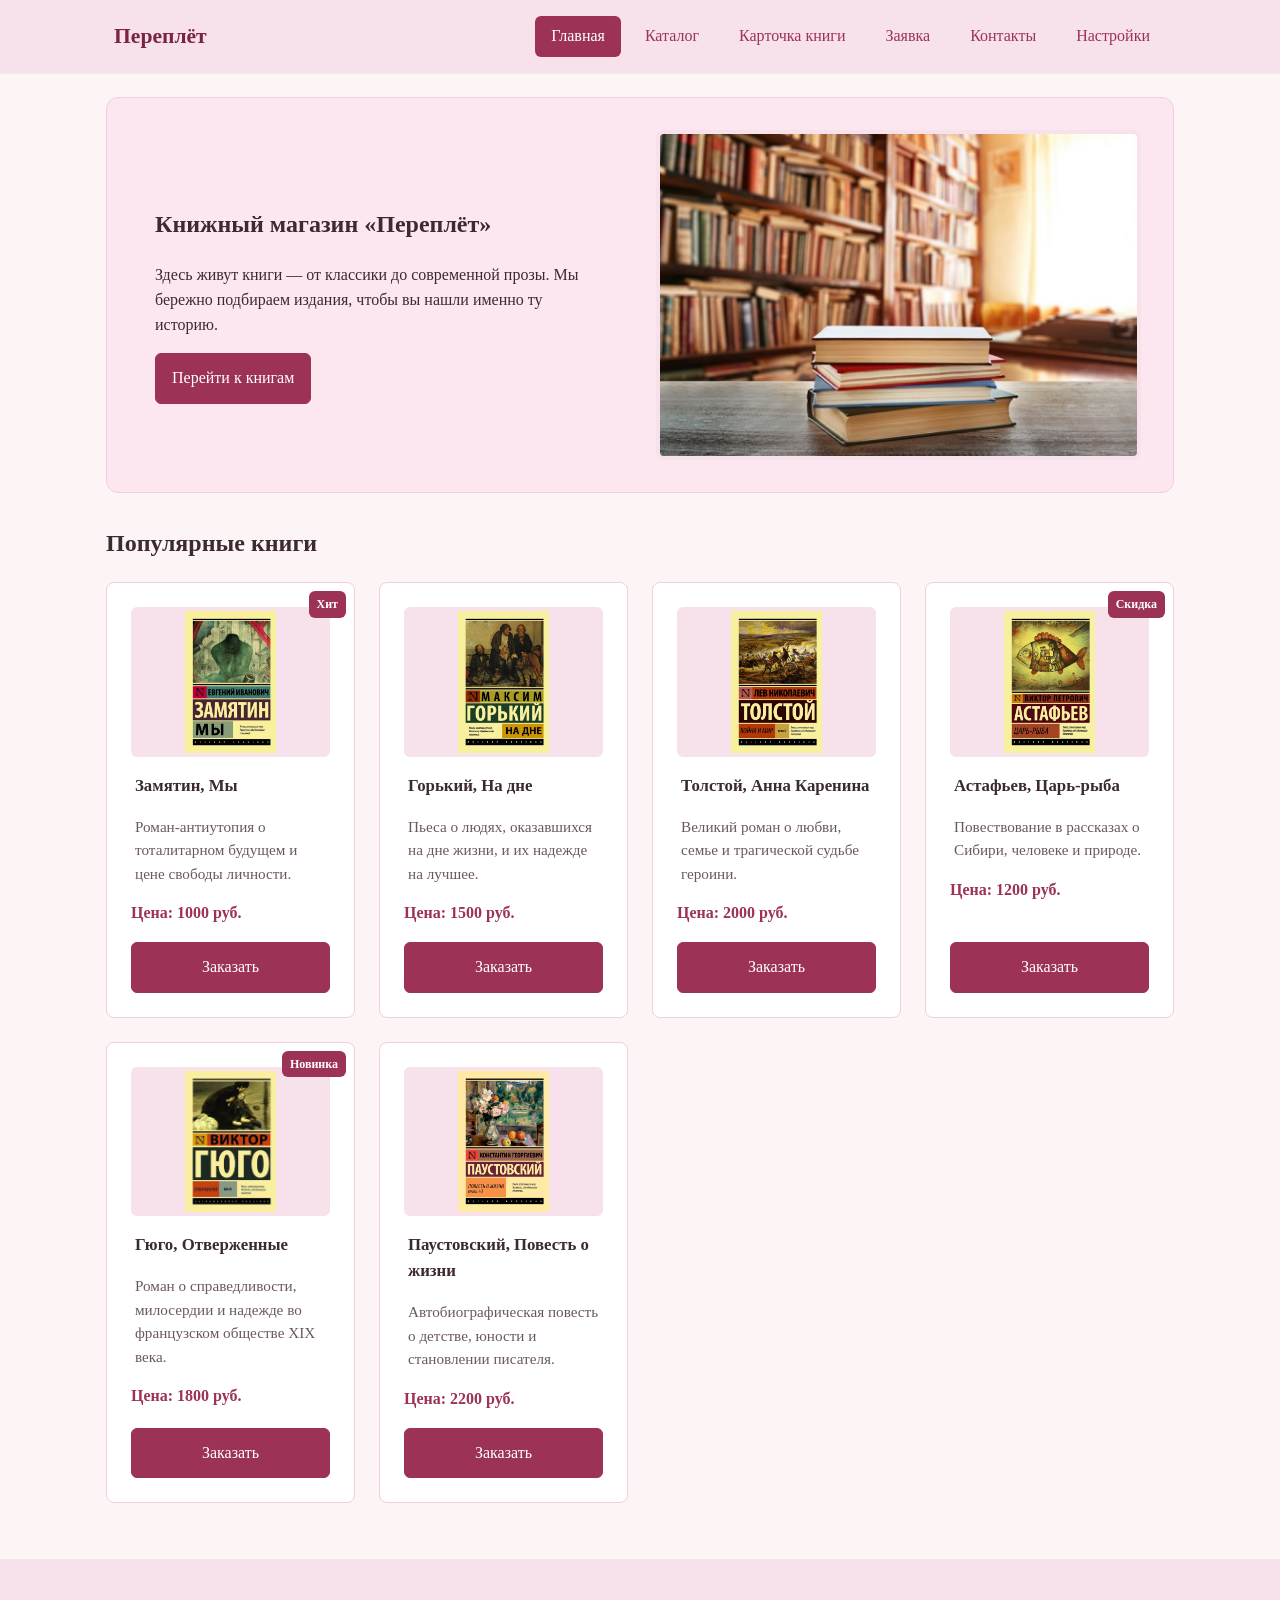
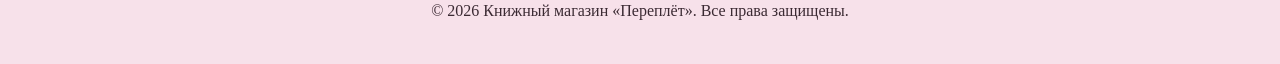
<file: index.html>
<!DOCTYPE html>
<html lang="ru">
<head>
  <meta charset="UTF-8">
  <meta name="viewport" content="width=device-width, initial-scale=1.0">
  <meta name="description" content="Книжный магазин «Переплёт» — классика и современная проза." data-i18n="meta.index.description">
  <title data-i18n="meta.index.title">Переплёт — книжный магазин</title>
  <link rel="stylesheet" href="css/style.css">
  <link rel="stylesheet" href="css/responsive.css">
  <link rel="stylesheet" href="css/themes.css">
  <script src="js/settings.js" defer></script>
  <script src="js/i18n.js" defer></script>
  <script src="js/main.js" defer></script>
</head>
<body>
  <a class="skip-link" href="#main" data-i18n="skipLink">Перейти к основному содержимому</a>

  <header class="site-header">
    <div class="site-header__inner">
      <a class="site-header__logo" href="index.html" data-i18n="logo">Переплёт</a>

      <input type="checkbox" id="nav-toggle" class="nav-toggle" aria-label="Открыть меню" data-i18n-aria-label="nav.menu.open">
      <label for="nav-toggle" class="nav-toggle-label" aria-hidden="true"><span></span></label>

      <nav class="site-nav" aria-label="Основная навигация" data-i18n-aria-label="nav.menu.label">
        <ul class="site-nav__list">
          <li><a class="site-nav__link site-nav__link--active" href="index.html" aria-current="page" data-i18n="nav.home">Главная</a></li>
          <li><a class="site-nav__link" href="catalog.html" data-i18n="nav.catalog">Каталог</a></li>
          <li><a class="site-nav__link" href="product.html" data-i18n="nav.product">Карточка книги</a></li>
          <li><a class="site-nav__link" href="order.html" data-i18n="nav.order">Заявка</a></li>
          <li><a class="site-nav__link" href="contacts.html" data-i18n="nav.contacts">Контакты</a></li>
          <li><a class="site-nav__link" href="settings.html" data-i18n="nav.settings">Настройки</a></li>
        </ul>
      </nav>
    </div>
  </header>

  <main id="main">
    <section class="hero">
      <div class="hero__content">
        <h1 data-i18n="index.hero.title">Книжный магазин «Переплёт»</h1>
        <p data-i18n="index.hero.text">Здесь живут книги — от классики до современной прозы. Мы бережно подбираем издания, чтобы вы нашли именно ту историю.</p>
        <a class="button button--primary" href="#popular" data-i18n="index.hero.button">Перейти к книгам</a>
      </div>
      <div class="hero__image-wrapper">
        <picture>
          <source media="(min-width: 900px)" srcset="images/imag_1.jpg">
          <img src="images/imag_1.jpg" alt="Стопка книг в интерьере магазина" class="hero__image" width="600" height="400" data-i18n-alt="index.hero.imageAlt">
        </picture>
      </div>
    </section>

    <section class="section" id="popular">
      <h2 data-i18n="index.popular.title">Популярные книги</h2>
      <div class="products-grid">

        <article class="product-card product-card--featured">
          <span class="product-card__badge" data-i18n="book.zamyatin.badge">Хит</span>
          <img class="product-card__image"
               src="images/im_1.jpg"
               alt="Обложка книги «Мы» Евгения Замятина"
               width="400" height="300" loading="lazy"
               data-i18n-alt="book.zamyatin.alt">
          <h3 class="product-card__title" data-i18n="book.zamyatin.title">Замятин, Мы</h3>
          <p class="product-card__description" data-i18n="book.zamyatin.desc">Роман-антиутопия о тоталитарном будущем и цене свободы личности.</p>
          <p class="product-card__price" data-i18n="book.zamyatin.price">Цена: 1000 руб.</p>
          <button class="button button--primary product-card__button" type="button" data-product="Замятин, Мы" data-i18n="book.order">Заказать</button>
        </article>

        <article class="product-card">
          <img class="product-card__image" src="./images/im_2.jpg" alt="Обложка пьесы «На дне» Максима Горького" width="400" height="300" data-i18n-alt="book.gorky.alt">
          <h3 class="product-card__title" data-i18n="book.gorky.title">Горький, На дне</h3>
          <p class="product-card__description" data-i18n="book.gorky.desc">Пьеса о людях, оказавшихся на дне жизни, и их надежде на лучшее.</p>
          <p class="product-card__price" data-i18n="book.gorky.price">Цена: 1500 руб.</p>
          <button class="button button--primary product-card__button" type="button" data-product="Горький, На дне" data-i18n="book.order">Заказать</button>
        </article>

        <article class="product-card">
          <img class="product-card__image" src="./images/im_3.jpg" alt="Обложка романа «Анна Каренина» Льва Толстого" width="400" height="300" data-i18n-alt="book.tolstoy.alt">
          <h3 class="product-card__title" data-i18n="book.tolstoy.title">Толстой, Анна Каренина</h3>
          <p class="product-card__description" data-i18n="book.tolstoy.desc">Великий роман о любви, семье и трагической судьбе героини.</p>
          <p class="product-card__price" data-i18n="book.tolstoy.price">Цена: 2000 руб.</p>
          <button class="button button--primary product-card__button" type="button" data-product="Толстой, Анна Каренина" data-i18n="book.order">Заказать</button>
        </article>

        <article class="product-card product-card--discount">
          <span class="product-card__badge" data-i18n="book.astafiev.badge">Скидка</span>
          <img class="product-card__image" src="./images/im_4.jpg" alt="Обложка книги «Царь-рыба» Виктора Астафьева" width="400" height="300" data-i18n-alt="book.astafiev.alt">
          <h3 class="product-card__title" data-i18n="book.astafiev.title">Астафьев, Царь-рыба</h3>
          <p class="product-card__description" data-i18n="book.astafiev.desc">Повествование в рассказах о Сибири, человеке и природе.</p>
          <p class="product-card__price" data-i18n="book.astafiev.price">Цена: 1200 руб.</p>
          <button class="button button--primary product-card__button" type="button" data-product="Астафьев, Царь-рыба" data-i18n="book.order">Заказать</button>
        </article>

        <article class="product-card product-card--new">
          <span class="product-card__badge" data-i18n="book.hugo.badge">Новинка</span>
          <img class="product-card__image" src="./images/im_5.jpg" alt="Обложка романа «Отверженные» Виктора Гюго" width="400" height="300" data-i18n-alt="book.hugo.alt">
          <h3 class="product-card__title" data-i18n="book.hugo.title">Гюго, Отверженные</h3>
          <p class="product-card__description" data-i18n="book.hugo.desc">Роман о справедливости, милосердии и надежде во французском обществе XIX века.</p>
          <p class="product-card__price" data-i18n="book.hugo.price">Цена: 1800 руб.</p>
          <button class="button button--primary product-card__button" type="button" data-product="Гюго, Отверженные" data-i18n="book.order">Заказать</button>
        </article>

        <article class="product-card">
          <img class="product-card__image" src="./images/im_6.jpg" alt="Обложка книги «Повесть о жизни» Константина Паустовского" width="400" height="300" data-i18n-alt="book.paustovsky.alt">
          <h3 class="product-card__title" data-i18n="book.paustovsky.title">Паустовский, Повесть о жизни</h3>
          <p class="product-card__description" data-i18n="book.paustovsky.desc">Автобиографическая повесть о детстве, юности и становлении писателя.</p>
          <p class="product-card__price" data-i18n="book.paustovsky.price">Цена: 2200 руб.</p>
          <button class="button button--primary product-card__button" type="button" data-product="Паустовский, Повесть о жизни" data-i18n="book.order">Заказать</button>
        </article>

      </div>
    </section>

    <p class="success-message" id="success-message" hidden role="alert" data-i18n="dialog.order.success">
      Заявка успешно отправлена! Мы свяжемся с вами.
    </p>
  </main>

  <footer class="site-footer">
    <p data-i18n="footer.copy">&copy; 2026 Книжный магазин «Переплёт». Все права защищены.</p>
  </footer>

  <button class="to-top" id="to-top" type="button" aria-label="Наверх" data-i18n-aria-label="toTop">↑</button>

  <dialog class="order-dialog" id="order-dialog" aria-labelledby="order-dialog-title">
    <h2 class="order-dialog__title" id="order-dialog-title" data-i18n="dialog.order.title">Оформление заявки</h2>
    <form class="order-form" id="order-form" action="#" method="post" novalidate>
      <input id="selected-product" name="selected-product" type="hidden">
      <div class="order-form__field">
        <label class="order-form__label" for="order-name" data-i18n="dialog.order.name">Имя</label>
        <input class="order-form__input" id="order-name" name="name" type="text" placeholder="Введите ваше имя" minlength="2" autocomplete="given-name" required data-i18n-placeholder="dialog.order.namePlaceholder">
      </div>
      <div class="order-form__field">
        <label class="order-form__label" for="order-email" data-i18n="dialog.order.email">E-mail</label>
        <input class="order-form__input" id="order-email" name="email" type="email" placeholder="example@mail.ru" autocomplete="email" required>
      </div>
      <div class="order-form__actions">
        <button class="button button--secondary" type="button" id="close-order-dialog" aria-label="Закрыть окно заявки" data-i18n-aria-label="dialog.order.closeAria" data-i18n="dialog.order.close">Закрыть</button>
        <button class="button button--primary" type="submit" data-i18n="dialog.order.submit">Отправить заявку</button>
      </div>
    </form>
  </dialog>

</body>
</html>
</file>
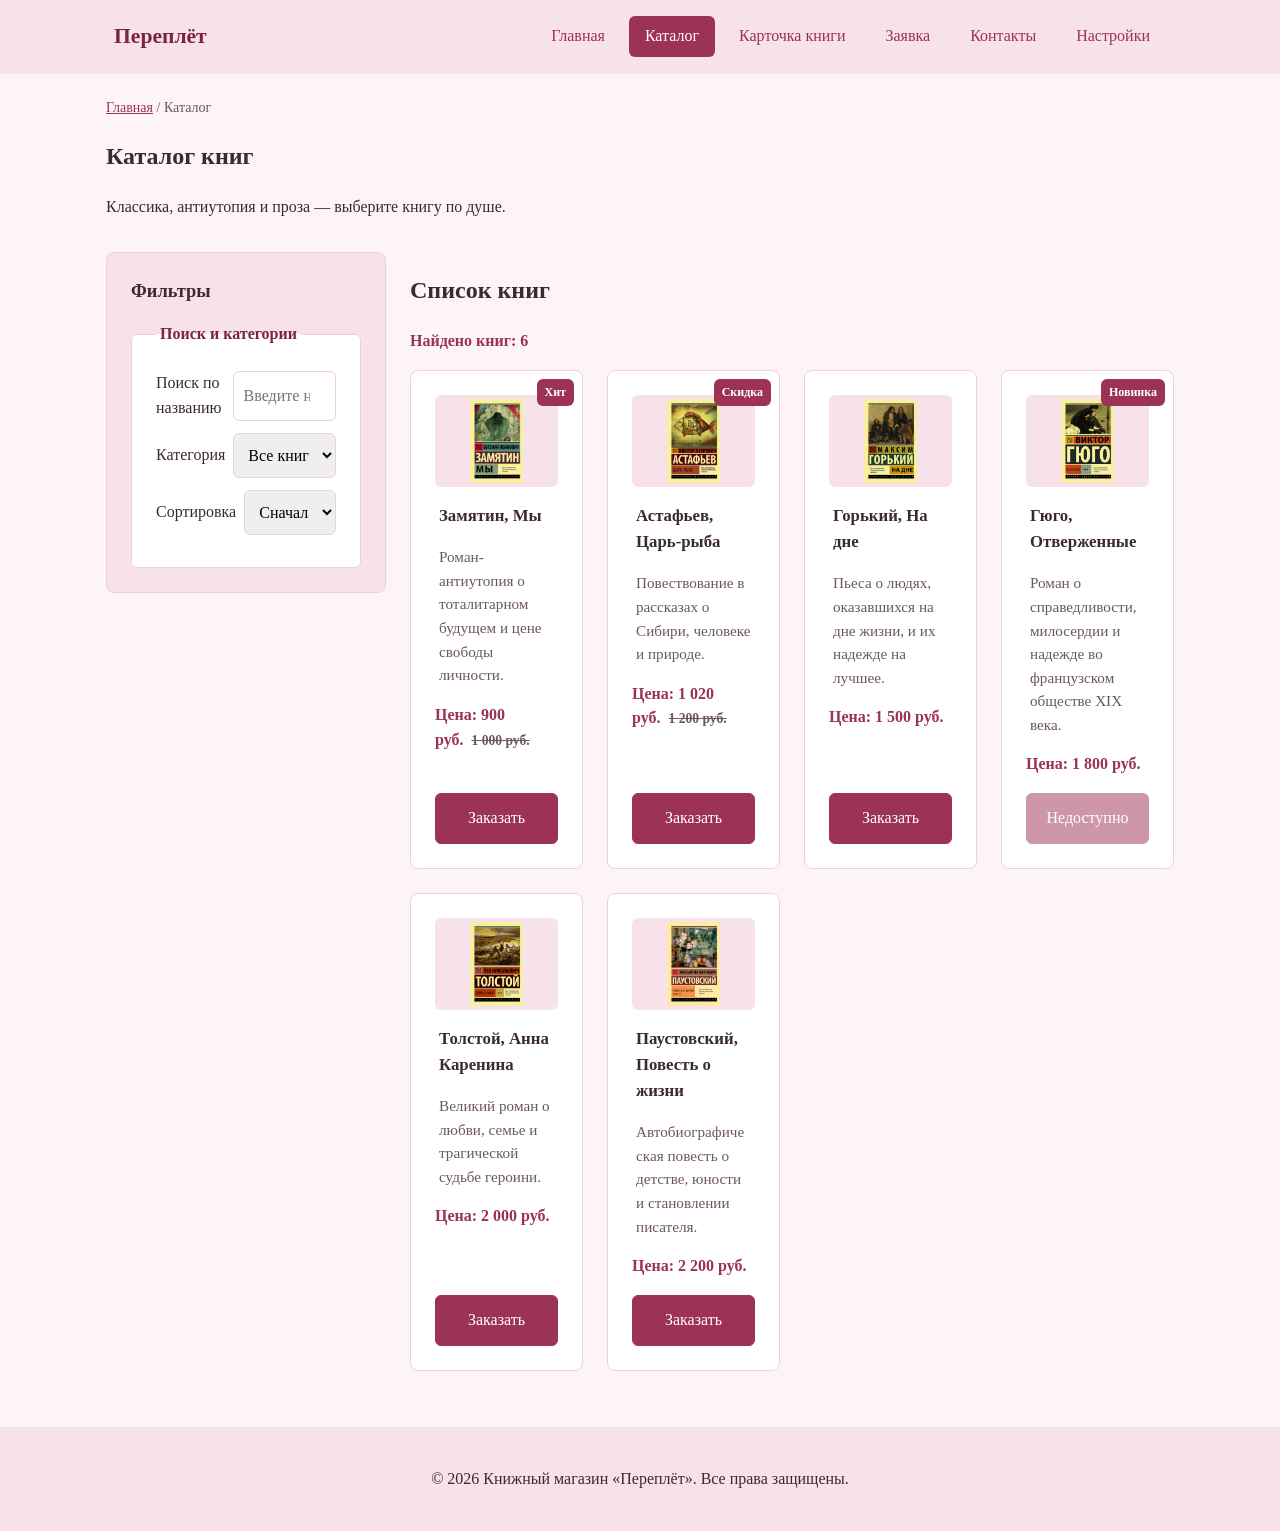
<file: catalog.html>
<!DOCTYPE html>
<html lang="ru">
<head>
  <meta charset="UTF-8">
  <meta name="viewport" content="width=device-width, initial-scale=1.0">
  <meta name="description" content="Каталог книг интернет-магазина «Переплёт»." data-i18n="meta.catalog.description">
  <title data-i18n="meta.catalog.title">Каталог книг — Переплёт</title>
  <link rel="stylesheet" href="css/style.css">
  <link rel="stylesheet" href="css/responsive.css">
  <link rel="stylesheet" href="css/themes.css">
  <script src="js/settings.js" defer></script>
  <script src="js/i18n.js" defer></script>
  <script src="js/data.js" defer></script>
  <script src="js/catalog.js" defer></script>
  <script src="js/main.js" defer></script>
</head>
<body>
  <a class="skip-link" href="#main" data-i18n="skipLink">Перейти к основному содержимому</a>

  <header class="site-header">
    <div class="site-header__inner">
      <a class="site-header__logo" href="index.html" data-i18n="logo">Переплёт</a>

      <input type="checkbox" id="nav-toggle" class="nav-toggle" aria-label="Открыть меню" data-i18n-aria-label="nav.menu.open">
      <label for="nav-toggle" class="nav-toggle-label" aria-hidden="true"><span></span></label>

      <nav class="site-nav" aria-label="Основная навигация" data-i18n-aria-label="nav.menu.label">
        <ul class="site-nav__list">
          <li><a class="site-nav__link" href="index.html" data-i18n="nav.home">Главная</a></li>
          <li><a class="site-nav__link site-nav__link--active" href="catalog.html" aria-current="page" data-i18n="nav.catalog">Каталог</a></li>
          <li><a class="site-nav__link" href="product.html" data-i18n="nav.product">Карточка книги</a></li>
          <li><a class="site-nav__link" href="order.html" data-i18n="nav.order">Заявка</a></li>
          <li><a class="site-nav__link" href="contacts.html" data-i18n="nav.contacts">Контакты</a></li>
          <li><a class="site-nav__link" href="settings.html" data-i18n="nav.settings">Настройки</a></li>
        </ul>
      </nav>
    </div>
  </header>

  <main id="main">
    <nav class="breadcrumbs" aria-label="Хлебные крошки" data-i18n-aria-label="breadcrumbs.label">
      <a class="breadcrumbs__link" href="index.html" data-i18n="breadcrumbs.home">Главная</a>
      <span class="breadcrumbs__current" data-i18n="nav.catalog">Каталог</span>
    </nav>

    <section class="section">
      <h1 data-i18n="catalog.title">Каталог книг</h1>
      <p data-i18n="catalog.intro">Классика, антиутопия и проза — выберите книгу по душе.</p>
    </section>

    <section class="catalog-layout">
      <aside class="catalog-filters">
        <h2 data-i18n="catalog.filters.title">Фильтры</h2>
        <div class="filters-form">
          <fieldset>
            <legend data-i18n="catalog.filters.legend">Поиск и категории</legend>
            <div class="filters-form__label">
              <label for="catalog-search" data-i18n="catalog.filters.searchLabel">Поиск по названию</label>
              <input id="catalog-search" class="filters-form__input" type="search" placeholder="Введите название..." autocomplete="off" data-i18n-placeholder="catalog.filters.searchPlaceholder">
            </div>

            <div class="filters-form__label" style="margin-top: 12px;">
              <label for="category-filter" data-i18n="catalog.filters.categoryLabel">Категория</label>
              <select id="category-filter" class="filters-form__input">
                <option value="all" data-i18n="catalog.filters.categoryAll">Все книги</option>
                <option value="classic" data-i18n="catalog.filters.categoryClassic">Классика</option>
                <option value="prose" data-i18n="catalog.filters.categoryProse">Проза</option>
                <option value="foreign" data-i18n="catalog.filters.categoryForeign">Зарубежная</option>
              </select>
            </div>

            <div class="filters-form__label" style="margin-top: 12px;">
              <label for="sort-select" data-i18n="catalog.filters.sortLabel">Сортировка</label>
              <select id="sort-select" class="filters-form__input">
                <option value="asc" data-i18n="catalog.filters.sortAsc">Сначала дешевле</option>
                <option value="desc" data-i18n="catalog.filters.sortDesc">Сначала дороже</option>
              </select>
            </div>
          </fieldset>
        </div>
      </aside>

      <section class="catalog-products">
        <h2 data-i18n="catalog.products.title">Список книг</h2>
        <p class="catalog-count" aria-live="polite" style="font-weight: bold; color: var(--color-primary); margin-bottom: 16px;"></p>
        <p class="catalog-empty" hidden data-i18n="catalog.empty" style="color: var(--color-muted); padding: 20px; border: 1px dashed var(--color-border); border-radius: 8px; text-align: center;">По выбранным условиям книги не найдены.</p>

        <div class="products-grid" data-products-container></div>
      </section>
    </section>
  </main>

  <footer class="site-footer">
    <p data-i18n="footer.copy">&copy; 2026 Книжный магазин «Переплёт». Все права защищены.</p>
  </footer>
  <button class="to-top" id="to-top" type="button" aria-label="Наверх" data-i18n-aria-label="toTop">↑</button>
</body>
</html>
</file>
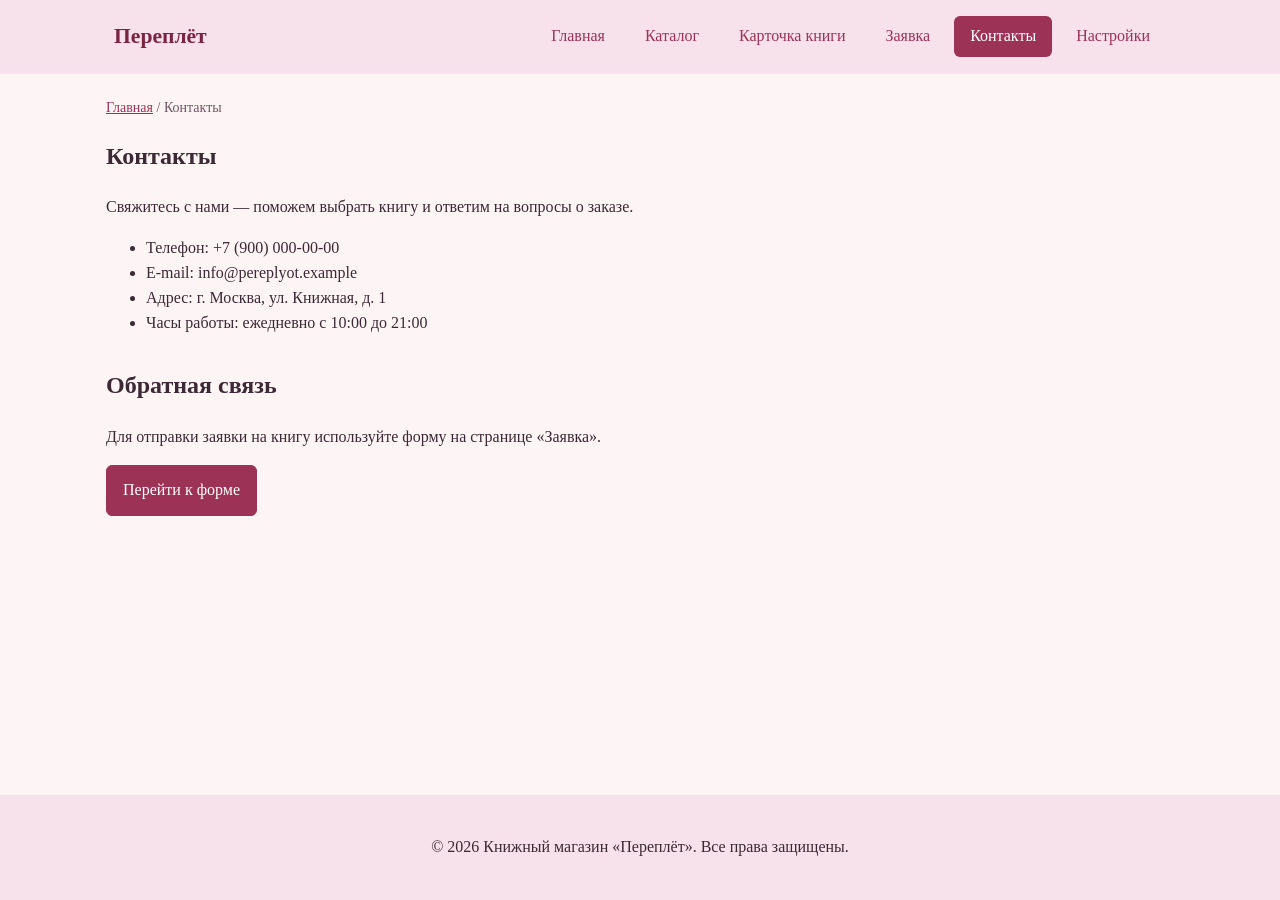
<file: contacts.html>
<!DOCTYPE html>
<html lang="ru">
<head>
  <meta charset="UTF-8">
  <meta name="viewport" content="width=device-width, initial-scale=1.0">
  <meta name="description" content="Контакты интернет-магазина «Переплёт»." data-i18n="meta.contacts.description">
  <title data-i18n="meta.contacts.title">Контакты — Переплёт</title>
  <link rel="stylesheet" href="css/style.css">
  <link rel="stylesheet" href="css/responsive.css">
  <link rel="stylesheet" href="css/themes.css">
  <script src="js/settings.js" defer></script>
  <script src="js/i18n.js" defer></script>
  <script src="js/main.js" defer></script>
</head>
<body>
  <a class="skip-link" href="#main" data-i18n="skipLink">Перейти к основному содержимому</a>

  <header class="site-header">
    <div class="site-header__inner">
      <a class="site-header__logo" href="index.html" data-i18n="logo">Переплёт</a>

      <input type="checkbox" id="nav-toggle" class="nav-toggle" aria-label="Открыть меню" data-i18n-aria-label="nav.menu.open">
      <label for="nav-toggle" class="nav-toggle-label" aria-hidden="true"><span></span></label>

      <nav class="site-nav" aria-label="Основная навигация" data-i18n-aria-label="nav.menu.label">
        <ul class="site-nav__list">
          <li><a class="site-nav__link" href="index.html" data-i18n="nav.home">Главная</a></li>
          <li><a class="site-nav__link" href="catalog.html" data-i18n="nav.catalog">Каталог</a></li>
          <li><a class="site-nav__link" href="product.html" data-i18n="nav.product">Карточка книги</a></li>
          <li><a class="site-nav__link" href="order.html" data-i18n="nav.order">Заявка</a></li>
          <li><a class="site-nav__link site-nav__link--active" href="contacts.html" aria-current="page" data-i18n="nav.contacts">Контакты</a></li>
          <li><a class="site-nav__link" href="settings.html" data-i18n="nav.settings">Настройки</a></li>
        </ul>
      </nav>
    </div>
  </header>

  <main id="main">
    <nav class="breadcrumbs" aria-label="Хлебные крошки" data-i18n-aria-label="breadcrumbs.label">
      <a class="breadcrumbs__link" href="index.html" data-i18n="breadcrumbs.home">Главная</a>
      <span class="breadcrumbs__current" data-i18n="nav.contacts">Контакты</span>
    </nav>

    <section class="section">
      <h1 data-i18n="contacts.title">Контакты</h1>
      <p data-i18n="contacts.intro">Свяжитесь с нами — поможем выбрать книгу и ответим на вопросы о заказе.</p>
      <ul>
        <li data-i18n="contacts.phone">Телефон: +7 (900) 000-00-00</li>
        <li data-i18n="contacts.email">E-mail: info@pereplyot.example</li>
        <li data-i18n="contacts.address">Адрес: г. Москва, ул. Книжная, д. 1</li>
        <li data-i18n="contacts.hours">Часы работы: ежедневно с 10:00 до 21:00</li>
      </ul>
    </section>

    <section class="section" id="feedback">
      <h2 data-i18n="contacts.feedback.title">Обратная связь</h2>
      <p data-i18n="contacts.feedback.text">Для отправки заявки на книгу используйте форму на странице «Заявка».</p>
      <a class="button button--primary" href="order.html" data-i18n="contacts.feedback.button">Перейти к форме</a>
    </section>
  </main>

  <footer class="site-footer">
    <p data-i18n="footer.copy">&copy; 2026 Книжный магазин «Переплёт». Все права защищены.</p>
  </footer>
  <button class="to-top" id="to-top" type="button" aria-label="Наверх" data-i18n-aria-label="toTop">↑</button>
</body>
</html>
</file>
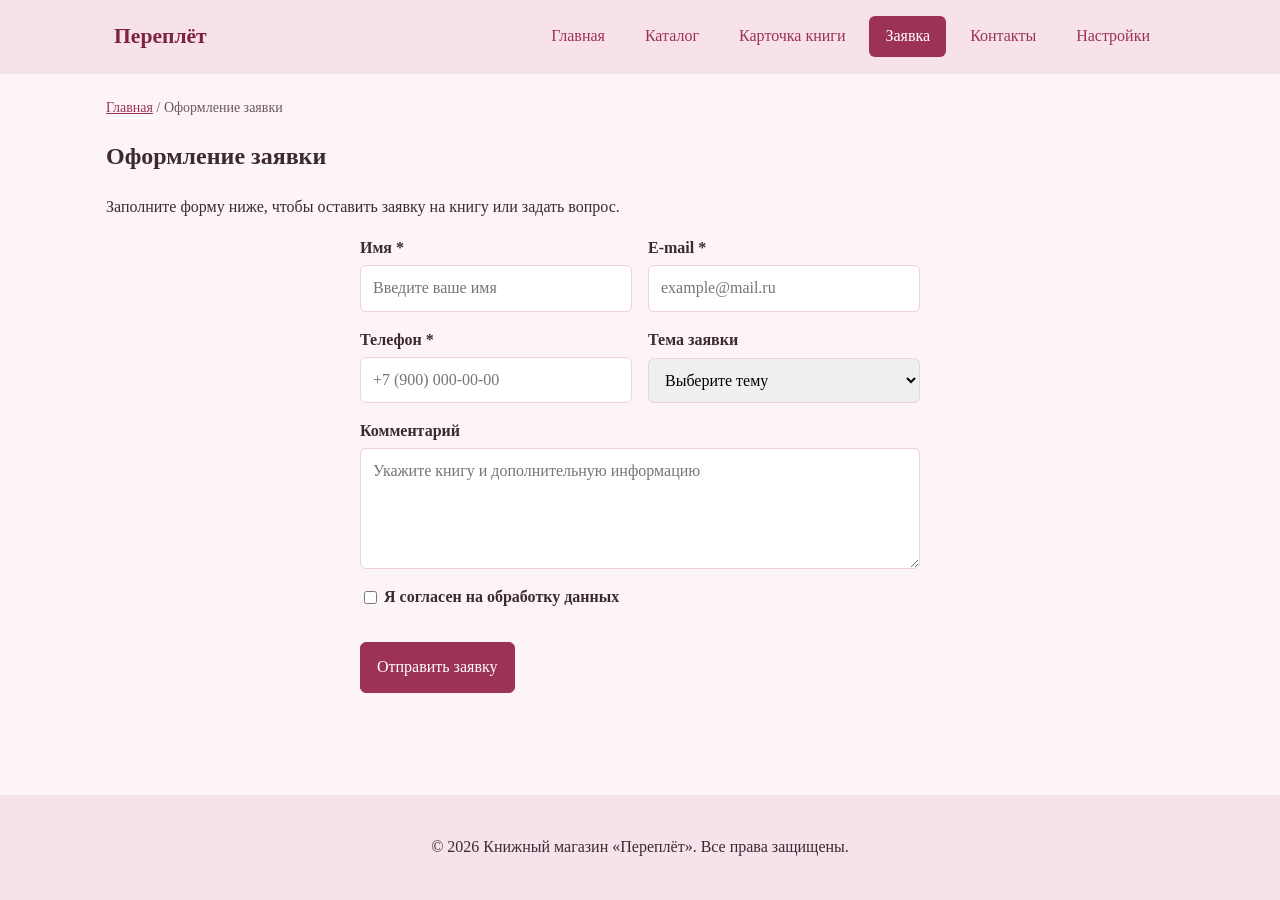
<file: order.html>
<!DOCTYPE html>
<html lang="ru">
<head>
  <meta charset="UTF-8">
  <meta name="viewport" content="width=device-width, initial-scale=1.0">
  <meta name="description" content="Оформление заявки на книгу в интернет-магазине «Переплёт»." data-i18n="meta.order.description">
  <title data-i18n="meta.order.title">Оформление заявки — Переплёт</title>
  <link rel="stylesheet" href="css/style.css">
  <link rel="stylesheet" href="css/responsive.css">
  <link rel="stylesheet" href="css/themes.css">
  <script src="js/settings.js" defer></script>
  <script src="js/i18n.js" defer></script>
  <script src="js/validation.js" defer></script>
  <script src="js/main.js" defer></script>
</head>
<body>
  <a class="skip-link" href="#main" data-i18n="skipLink">Перейти к основному содержимому</a>

  <header class="site-header">
    <div class="site-header__inner">
      <a class="site-header__logo" href="index.html" data-i18n="logo">Переплёт</a>

      <input type="checkbox" id="nav-toggle" class="nav-toggle" aria-label="Открыть меню" data-i18n-aria-label="nav.menu.open">
      <label for="nav-toggle" class="nav-toggle-label" aria-hidden="true"><span></span></label>

      <nav class="site-nav" aria-label="Основная навигация" data-i18n-aria-label="nav.menu.label">
        <ul class="site-nav__list">
          <li><a class="site-nav__link" href="index.html" data-i18n="nav.home">Главная</a></li>
          <li><a class="site-nav__link" href="catalog.html" data-i18n="nav.catalog">Каталог</a></li>
          <li><a class="site-nav__link" href="product.html" data-i18n="nav.product">Карточка книги</a></li>
          <li><a class="site-nav__link site-nav__link--active" href="order.html" aria-current="page" data-i18n="nav.order">Заявка</a></li>
          <li><a class="site-nav__link" href="contacts.html" data-i18n="nav.contacts">Контакты</a></li>
          <li><a class="site-nav__link" href="settings.html" data-i18n="nav.settings">Настройки</a></li>
        </ul>
      </nav>
    </div>
  </header>

  <main id="main">
    <nav class="breadcrumbs" aria-label="Хлебные крошки" data-i18n-aria-label="breadcrumbs.label">
      <a class="breadcrumbs__link" href="index.html" data-i18n="breadcrumbs.home">Главная</a>
      <span class="breadcrumbs__current" data-i18n="order.title">Оформление заявки</span>
    </nav>

    <section class="section">
      <h1 data-i18n="order.title">Оформление заявки</h1>
      <p data-i18n="order.intro">Заполните форму ниже, чтобы оставить заявку на книгу или задать вопрос.</p>

      <form class="order-form" id="order-form" action="#" method="post" novalidate>
        <input id="selected-product" name="selected-product" type="hidden">

        <div class="order-form__field">
          <label class="order-form__label" for="order-name"><span data-i18n="order.name">Имя</span> <span aria-hidden="true">*</span></label>
          <input class="order-form__input" id="order-name" name="name" type="text" placeholder="Введите ваше имя" minlength="2" autocomplete="given-name" required data-i18n-placeholder="order.namePlaceholder">
        </div>

        <div class="order-form__field">
          <label class="order-form__label" for="order-email"><span data-i18n="order.email">E-mail</span> <span aria-hidden="true">*</span></label>
          <input class="order-form__input" id="order-email" name="email" type="email" placeholder="example@mail.ru" autocomplete="email" required>
        </div>

        <div class="order-form__field">
          <label class="order-form__label" for="order-phone"><span data-i18n="order.phone">Телефон</span> <span aria-hidden="true">*</span></label>
          <input class="order-form__input" id="order-phone" name="phone" type="tel" inputmode="tel" placeholder="+7 (900) 000-00-00" required data-i18n-placeholder="order.phonePlaceholder">
        </div>

        <div class="order-form__field">
          <label class="order-form__label" for="order-topic" data-i18n="order.topic">Тема заявки</label>
          <select class="order-form__select" id="order-topic" name="topic" required>
            <option value="" data-i18n="order.topicPlaceholder">Выберите тему</option>
            <option value="book" data-i18n="order.topicBook">Заказ книги</option>
            <option value="consultation" data-i18n="order.topicConsult">Консультация по выбору</option>
          </select>
        </div>

        <div class="order-form__field order-form__field--wide">
          <label class="order-form__label" for="order-comment" data-i18n="order.comment">Комментарий</label>
          <textarea class="order-form__textarea" id="order-comment" name="comment" rows="4" placeholder="Укажите книгу и дополнительную информацию" data-i18n-placeholder="order.commentPlaceholder"></textarea>
        </div>

        <div class="order-form__field order-form__field--wide" style="grid-template-columns: auto 1fr; align-items: center;">
          <input class="order-form__input order-form__input--checkbox" id="order-agreement" name="agreement" type="checkbox" required>
          <label class="order-form__label" for="order-agreement" style="margin-bottom: 0;" data-i18n="order.agreement">Я согласен на обработку данных</label>
        </div>

        <div class="order-form__actions order-form__field--wide">
          <button class="button button--primary" type="submit" data-i18n="order.submit">Отправить заявку</button>
        </div>
      </form>

      <p class="success-message" id="success-message" hidden role="alert" data-i18n="order.success" style="margin-top: 20px; padding: 12px; border-radius: 8px; text-align: center;">
        Заявка успешно отправлена! Мы свяжемся с вами.
      </p>
    </section>
  </main>

  <footer class="site-footer">
    <p data-i18n="footer.copy">&copy; 2026 Книжный магазин «Переплёт». Все права защищены.</p>
  </footer>
  <button class="to-top" id="to-top" type="button" aria-label="Наверх" data-i18n-aria-label="toTop">↑</button>
</body>
</html>
</file>
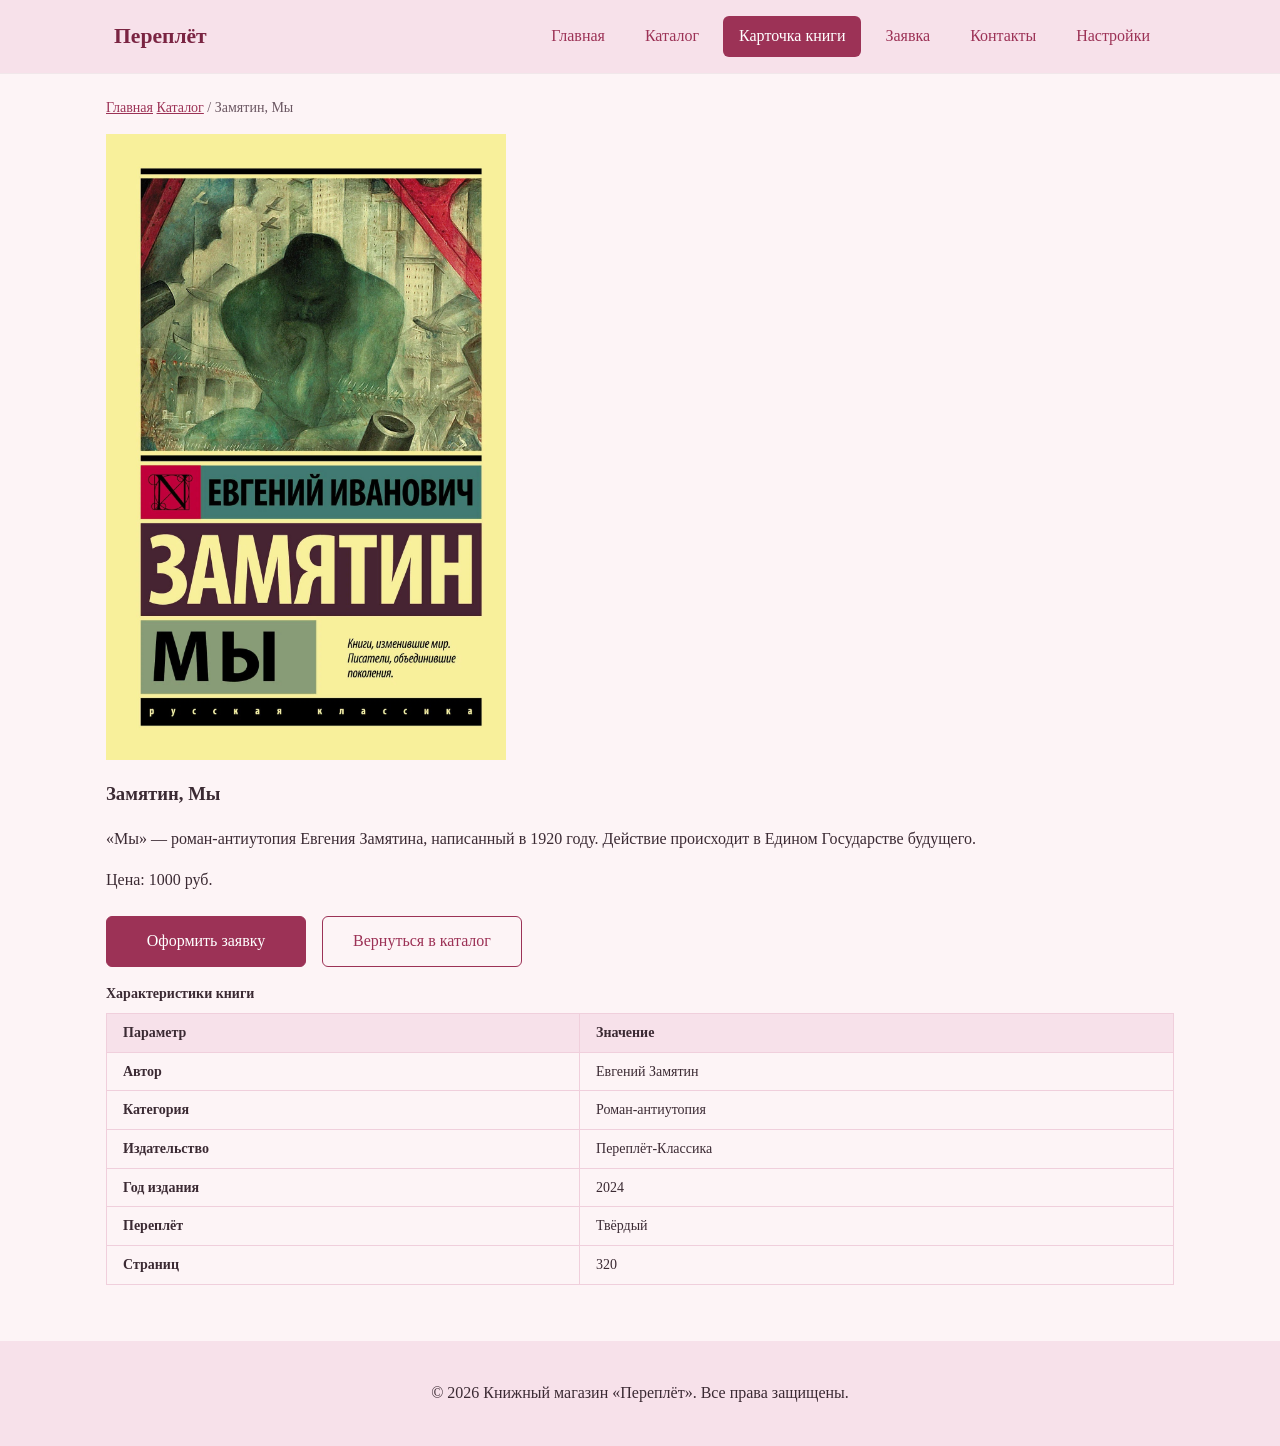
<file: product.html>
<!DOCTYPE html>
<html lang="ru">
<head>
  <meta charset="UTF-8">
  <meta name="viewport" content="width=device-width, initial-scale=1.0">
  <meta name="description" content="Карточка книги «Мы» Евгения Замятина — характеристики, цена, оформление заявки." data-i18n="meta.product.description">
  <title data-i18n="meta.product.title">Замятин, Мы — Переплёт</title>
  <link rel="stylesheet" href="css/style.css">
  <link rel="stylesheet" href="css/responsive.css">
  <link rel="stylesheet" href="css/themes.css">
  <script src="js/settings.js" defer></script>
  <script src="js/i18n.js" defer></script>
  <script src="js/main.js" defer></script>
</head>
<body>
  <a class="skip-link" href="#main" data-i18n="skipLink">Перейти к основному содержимому</a>

  <header class="site-header">
    <div class="site-header__inner">
      <a class="site-header__logo" href="index.html" data-i18n="logo">Переплёт</a>

      <input type="checkbox" id="nav-toggle" class="nav-toggle" aria-label="Открыть меню" data-i18n-aria-label="nav.menu.open">
      <label for="nav-toggle" class="nav-toggle-label" aria-hidden="true"><span></span></label>

      <nav class="site-nav" aria-label="Основная навигация" data-i18n-aria-label="nav.menu.label">
        <ul class="site-nav__list">
          <li><a class="site-nav__link" href="index.html" data-i18n="nav.home">Главная</a></li>
          <li><a class="site-nav__link" href="catalog.html" data-i18n="nav.catalog">Каталог</a></li>
          <li><a class="site-nav__link site-nav__link--active" href="product.html" aria-current="page" data-i18n="nav.product">Карточка книги</a></li>
          <li><a class="site-nav__link" href="order.html" data-i18n="nav.order">Заявка</a></li>
          <li><a class="site-nav__link" href="contacts.html" data-i18n="nav.contacts">Контакты</a></li>
          <li><a class="site-nav__link" href="settings.html" data-i18n="nav.settings">Настройки</a></li>
        </ul>
      </nav>
    </div>
  </header>

  <main id="main">
    <nav class="breadcrumbs" aria-label="Хлебные крошки" data-i18n-aria-label="breadcrumbs.label">
      <a class="breadcrumbs__link" href="index.html" data-i18n="breadcrumbs.home">Главная</a>
      <a class="breadcrumbs__link" href="catalog.html" data-i18n="nav.catalog">Каталог</a>
      <span class="breadcrumbs__current" data-i18n="product.breadcrumb">Замятин, Мы</span>
    </nav>

    <section class="section">
      <article class="product-detail">
        <div class="product-detail__media">
          <img class="product-detail__image"
               src="images/im_1.jpg"
               alt="Обложка книги «Мы» Евгения Замятина"
               width="400" height="300"
               data-i18n-alt="product.alt">
        </div>

        <div class="product-detail__info">
          <h1 class="product-detail__title" data-i18n="product.title">Замятин, Мы</h1>
          <p class="product-detail__lead" data-i18n="product.lead">
            «Мы» — роман-антиутопия Евгения Замятина, написанный в 1920 году.
            Действие происходит в Едином Государстве будущего.
          </p>
          <p class="product-detail__price" data-i18n="product.price">Цена: 1000 руб.</p>

          <div class="product-actions">
            <a class="button button--primary" href="order.html?product=%D0%97%D0%B0%D0%BC%D1%8F%D1%82%D0%B8%D0%BD%2C%20%D0%9C%D1%8B" data-i18n="product.order">Оформить заявку</a>
            <a class="button button--secondary" href="catalog.html" data-i18n="product.back">Вернуться в каталог</a>
          </div>
        </div>
      </article>

      <div class="table-wrapper product-detail__specs">
        <table class="product-table product-table--specs">
          <caption data-i18n="product.specs.caption">Характеристики книги</caption>
          <thead>
            <tr>
              <th scope="col" data-i18n="product.specs.param">Параметр</th>
              <th scope="col" data-i18n="product.specs.value">Значение</th>
            </tr>
          </thead>
          <tbody>
            <tr>
              <th scope="row" data-i18n="product.specs.author">Автор</th>
              <td data-label="Автор" data-i18n="product.specs.authorValue" data-i18n-label="product.specs.author">Евгений Замятин</td>
            </tr>
            <tr>
              <th scope="row" data-i18n="product.specs.category">Категория</th>
              <td data-label="Категория" data-i18n="product.specs.categoryValue" data-i18n-label="product.specs.category">Роман-антиутопия</td>
            </tr>
            <tr>
              <th scope="row" data-i18n="product.specs.publisher">Издательство</th>
              <td data-label="Издательство" data-i18n="product.specs.publisherValue" data-i18n-label="product.specs.publisher">Переплёт-Классика</td>
            </tr>
            <tr>
              <th scope="row" data-i18n="product.specs.year">Год издания</th>
              <td data-label="Год издания" data-i18n="product.specs.yearValue" data-i18n-label="product.specs.year">2024</td>
            </tr>
            <tr>
              <th scope="row" data-i18n="product.specs.binding">Переплёт</th>
              <td data-label="Переплёт" data-i18n="product.specs.bindingValue" data-i18n-label="product.specs.binding">Твёрдый</td>
            </tr>
            <tr>
              <th scope="row" data-i18n="product.specs.pages">Страниц</th>
              <td data-label="Страниц" data-i18n="product.specs.pagesValue" data-i18n-label="product.specs.pages">320</td>
            </tr>
          </tbody>
        </table>
      </div>
    </section>
  </main>

  <footer class="site-footer">
    <p data-i18n="footer.copy">&copy; 2026 Книжный магазин «Переплёт». Все права защищены.</p>
  </footer>
  <button class="to-top" id="to-top" type="button" aria-label="Наверх" data-i18n-aria-label="toTop">↑</button>
</body>
</html>
</file>
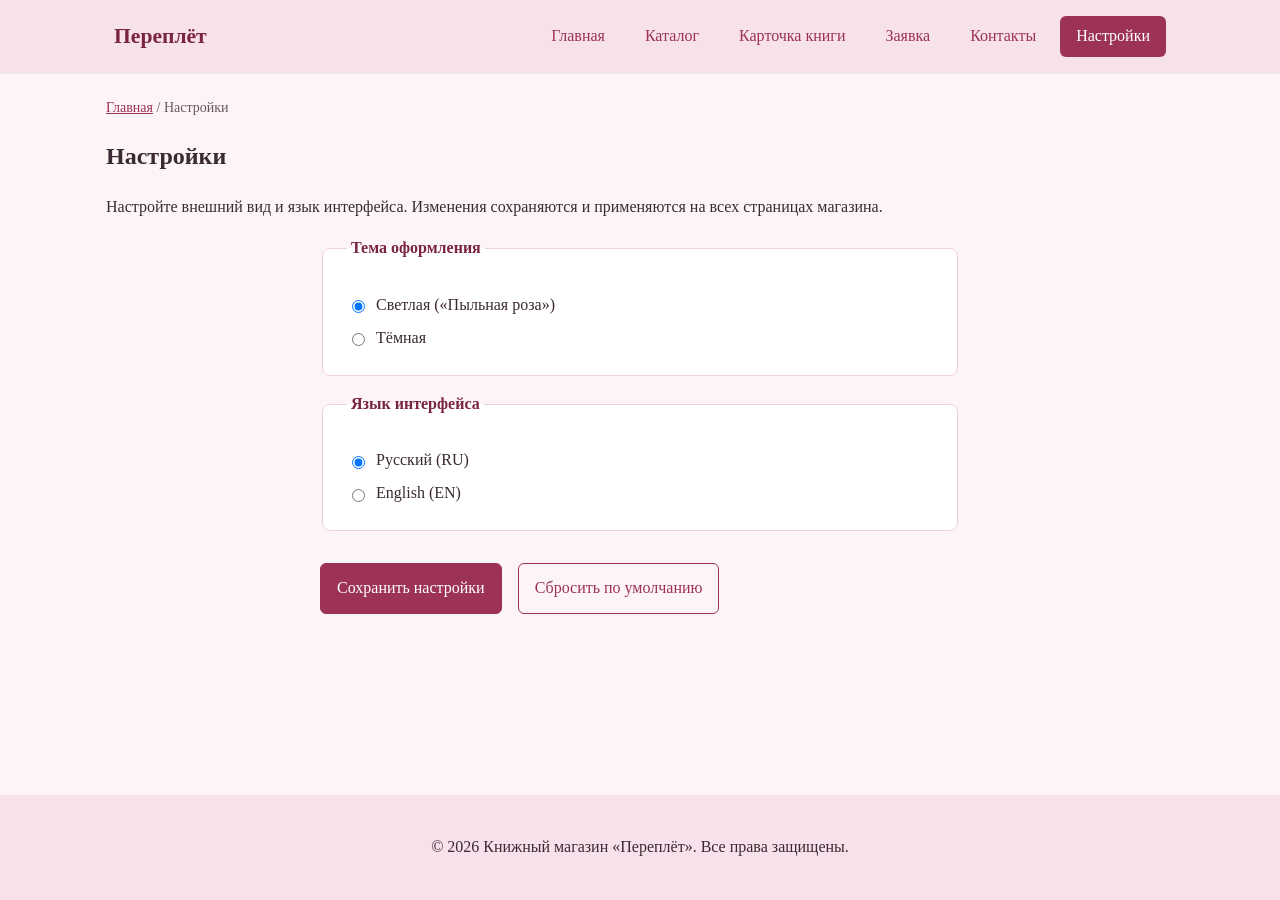
<file: settings.html>
<!DOCTYPE html>
<html lang="ru">
<head>
  <meta charset="UTF-8">
  <meta name="viewport" content="width=device-width, initial-scale=1.0">
  <meta name="description" content="Настройки интернет-магазина «Переплёт»: тема оформления и язык интерфейса." data-i18n="meta.settings.description">
  <title data-i18n="meta.settings.title">Настройки — Переплёт</title>
  <link rel="stylesheet" href="css/style.css">
  <link rel="stylesheet" href="css/responsive.css">
  <link rel="stylesheet" href="css/themes.css">
  <script src="js/settings.js" defer></script>
  <script src="js/i18n.js" defer></script>
  <script src="js/main.js" defer></script>
</head>
<body>
  <a class="skip-link" href="#main" data-i18n="skipLink">Перейти к основному содержимому</a>

  <header class="site-header">
    <div class="site-header__inner">
      <a class="site-header__logo" href="index.html" data-i18n="logo">Переплёт</a>

      <input type="checkbox" id="nav-toggle" class="nav-toggle" aria-label="Открыть меню" data-i18n-aria-label="nav.menu.open">
      <label for="nav-toggle" class="nav-toggle-label" aria-hidden="true"><span></span></label>

      <nav class="site-nav" aria-label="Основная навигация" data-i18n-aria-label="nav.menu.label">
        <ul class="site-nav__list">
          <li><a class="site-nav__link" href="index.html" data-i18n="nav.home">Главная</a></li>
          <li><a class="site-nav__link" href="catalog.html" data-i18n="nav.catalog">Каталог</a></li>
          <li><a class="site-nav__link" href="product.html" data-i18n="nav.product">Карточка книги</a></li>
          <li><a class="site-nav__link" href="order.html" data-i18n="nav.order">Заявка</a></li>
          <li><a class="site-nav__link" href="contacts.html" data-i18n="nav.contacts">Контакты</a></li>
          <li><a class="site-nav__link site-nav__link--active" href="settings.html" aria-current="page" data-i18n="nav.settings">Настройки</a></li>
        </ul>
      </nav>
    </div>
  </header>

  <main id="main">
    <nav class="breadcrumbs" aria-label="Хлебные крошки" data-i18n-aria-label="breadcrumbs.label">
      <a class="breadcrumbs__link" href="index.html" data-i18n="breadcrumbs.home">Главная</a>
      <span class="breadcrumbs__current" data-i18n="nav.settings">Настройки</span>
    </nav>

    <section class="section">
      <h1 data-i18n="settings.title">Настройки</h1>
      <p data-i18n="settings.intro">Настройте внешний вид и язык интерфейса. Изменения сохраняются и применяются на всех страницах магазина.</p>

      <form class="order-form settings-form" id="settings-form" novalidate>
        <fieldset class="settings-fieldset order-form__field--wide">
          <legend data-i18n="settings.theme.legend">Тема оформления</legend>
          <div class="settings-options">
            <label class="filters-form__label">
              <input type="radio" name="theme" value="light">
              <span data-i18n="settings.theme.light">Светлая («Пыльная роза»)</span>
            </label>
            <label class="filters-form__label">
              <input type="radio" name="theme" value="dark">
              <span data-i18n="settings.theme.dark">Тёмная</span>
            </label>
          </div>
        </fieldset>

        <fieldset class="settings-fieldset order-form__field--wide">
          <legend data-i18n="settings.lang.legend">Язык интерфейса</legend>
          <div class="settings-options">
            <label class="filters-form__label">
              <input type="radio" name="lang" value="ru">
              <span>Русский (RU)</span>
            </label>
            <label class="filters-form__label">
              <input type="radio" name="lang" value="en">
              <span>English (EN)</span>
            </label>
          </div>
        </fieldset>

        <div class="order-form__actions order-form__field--wide">
          <button class="button button--primary" type="submit" data-i18n="settings.save">Сохранить настройки</button>
          <button class="button button--secondary" type="button" id="settings-reset" data-i18n="settings.reset">Сбросить по умолчанию</button>
        </div>
      </form>

      <p class="success-message" id="settings-message" hidden role="alert"></p>
    </section>
  </main>

  <footer class="site-footer">
    <p data-i18n="footer.copy">&copy; 2026 Книжный магазин «Переплёт». Все права защищены.</p>
  </footer>

  <button class="to-top" id="to-top" type="button" aria-label="Наверх" data-i18n-aria-label="toTop">↑</button>
</body>
</html>
</file>
<file: css/style.css>
/* ===================================
   1. Переменные проекта — палитра «пыльная роза»
   =================================== */
:root {
  --color-bg: #fdf4f6;
  --color-text: #3b2a33;
  --color-muted: #6b5762;
  --color-primary: #9c3256;
  --color-primary-dark: #7a2442;
  --color-border: #f0cfdc;
  --color-surface: #f7e1ea;
  --color-surface-accent: #fce6ef;
  --color-danger: #b83e52;
  --color-success: #3d7a52;
  --color-success-bg: #eff8f1;
  --color-white: #ffffff;

  --space-xs: 4px;
  --space-sm: 8px;
  --space-md: 16px;
  --space-lg: 24px;
  --space-xl: 32px;

  --radius-sm: 6px;
  --radius-md: 8px;
  --radius-lg: 12px;
}

/* ===================================
   2. Базовые стили (Mobile First)
   =================================== */
* { box-sizing: border-box; }
html { scroll-behavior: smooth; }

body {
  margin: 0;
  font-family: Georgia, "Times New Roman", serif;
  line-height: 1.55;
  color: var(--color-text);
  background-color: var(--color-bg);
  display: flex;
  flex-direction: column;
  min-height: 100vh;
  overflow-x: hidden;
}

html.no-scroll, body.no-scroll { overflow: hidden; }
body.no-scroll { padding-right: var(--scrollbar-width, 0px); }

main {
  flex: 1;
  padding: var(--space-lg) var(--space-md);
  width: 100%;
  max-width: 1100px;
  margin-inline: auto;
}

/* Ссылка пропуска (A11y) */
.skip-link {
  position: absolute;
  left: 16px;
  top: -100px;
  z-index: 1000;
  padding: 8px 12px;
  color: var(--color-white);
  background-color: var(--color-primary-dark);
  border-radius: var(--radius-sm);
  text-decoration: none;
}
.skip-link:focus, .skip-link:focus-visible { top: 16px; }

:focus-visible { outline: 3px solid var(--color-primary); outline-offset: 3px; }
a { color: var(--color-primary); }
a:hover { color: var(--color-primary-dark); }
img { max-width: 100%; height: auto; display: block; }

/* ===================================
   3. Блок: Кнопки
   =================================== */
.button {
  display: inline-block;
  padding: 12px var(--space-md);
  border: 1px solid transparent;
  border-radius: var(--radius-sm);
  font: inherit;
  text-decoration: none;
  cursor: pointer;
  text-align: center;
  transition: background-color 0.2s ease, color 0.2s ease, border-color 0.2s ease;
}

/* Основная кнопка — при наведении чуть темнее, но остаётся заливкой */
.button--primary {
  color: var(--color-white);
  background-color: var(--color-primary);
  border-color: var(--color-primary);
}
.button--primary:hover {
  color: var(--color-white);
  background-color: var(--color-primary-dark);
  border-color: var(--color-primary-dark);
}

/* Вторичная кнопка — при наведении НЕ становится однотонной заливкой */
.button--secondary {
  color: var(--color-primary);
  background-color: transparent;
  border: 1px solid var(--color-primary);
}
.button--secondary:hover {
  color: var(--color-primary-dark);
  background-color: var(--color-surface-accent);
  border-color: var(--color-primary-dark);
}

/* ===================================
   4. Блок: site-header и Бургер-меню
   =================================== */
.site-header {
  background-color: var(--color-surface);
  position: static;
  box-shadow: 0 1px 0 rgba(59, 42, 51, 0.06);
}

.site-header__inner {
  max-width: 1100px;
  margin: 0 auto;
  padding: var(--space-md);
  display: flex;
  flex-direction: column;
  align-items: center;
  position: relative;
}

.site-header__logo {
  font-weight: 700;
  font-size: 1.35rem;
  color: var(--color-primary-dark);
  text-decoration: none;
}

.nav-toggle { display: none; }

.nav-toggle-label {
  display: block;
  position: absolute;
  top: 50%;
  right: var(--space-md);
  transform: translateY(-50%);
  padding: 10px;
  cursor: pointer;
  z-index: 100;
}
.nav-toggle-label span,
.nav-toggle-label span::before,
.nav-toggle-label span::after {
  display: block;
  background: var(--color-primary);
  height: 2px;
  width: 25px;
  position: relative;
  transition: all 0.3s ease;
}
.nav-toggle-label span::before,
.nav-toggle-label span::after {
  content: '';
  position: absolute;
}
.nav-toggle-label span::before { top: -8px; }
.nav-toggle-label span::after { top: 8px; }

.nav-toggle:checked ~ .nav-toggle-label span { background: transparent; }
.nav-toggle:checked ~ .nav-toggle-label span::before { transform: rotate(45deg); top: 0; }
.nav-toggle:checked ~ .nav-toggle-label span::after { transform: rotate(-45deg); top: 0; }

.site-nav {
  display: none;
  width: 100%;
  margin-top: var(--space-md);
}
.nav-toggle:checked ~ .site-nav {
  display: block;
}

.site-nav__list {
  display: flex;
  flex-direction: column;
  align-items: stretch;
  gap: var(--space-xs);
  padding: 0;
  margin: 0;
  list-style: none;
}
.site-nav__link {
  display: block;
  padding: 12px var(--space-md);
  color: var(--color-primary);
  text-decoration: none;
  border-radius: var(--radius-sm);
  text-align: center;
  transition: background-color 0.2s ease, color 0.2s ease;
}
.site-nav__link:hover {
  color: var(--color-primary-dark);
  background-color: var(--color-surface-accent);
}
.site-nav__link--active {
  color: var(--color-white);
  background-color: var(--color-primary);
}

/* ===================================
   5. Остальные блоки
   =================================== */
.breadcrumbs {
  max-width: 1100px;
  margin: 0 auto var(--space-md);
  font-size: 14px;
  color: var(--color-muted);
}
.breadcrumbs__link { color: var(--color-primary); }
.breadcrumbs__current::before { content: " / "; }

/* ---------- HERO (главная) ---------- */
.hero {
  margin: 0 auto var(--space-xl);
  padding: var(--space-lg);
  background-color: var(--color-surface-accent);
  border: 1px solid var(--color-border);
  border-radius: var(--radius-lg);
}

.hero__content {
  padding: var(--space-md);
}

.hero__image-wrapper {
  margin-top: var(--space-lg);
  display: flex;
  align-items: center;
  justify-content: center;
}

.hero__image {
  width: 100%;
  height: auto;
  max-height: 420px;
  object-fit: contain;
  object-position: center;
  border-radius: var(--radius-md);
  background-color: var(--color-surface);
  padding: var(--space-xs);
}

/* ---------- Секции и сетки ---------- */
.section { margin: 0 auto var(--space-xl); }

.products-grid {
  display: grid;
  grid-template-columns: 1fr;
  gap: var(--space-lg);
}

/* ---------- Карточка товара ---------- */
.product-card {
  position: relative;
  display: flex;
  flex-direction: column;
  gap: var(--space-md);                 /* больше воздуха между блоками */
  padding: var(--space-lg);             /* увеличенный внутренний отступ */
  background-color: var(--color-white);
  border: 1px solid var(--color-border);
  border-radius: var(--radius-md);
  min-width: 0;
  text-align: center;                   /* мобильный вид: всё по центру */
}

/* Запасной вариант, если кнопки на странице товара идут без обёртки.
   Даёт вертикальный зазор между соседними кнопками. */
.product-card .button + .button {
  margin-top: var(--space-sm);
}

.product-card__image {
  width: 100%;
  aspect-ratio: 4 / 3;
  object-fit: contain;
  object-position: center;
  border-radius: var(--radius-sm);
  background-color: var(--color-surface);
  padding: var(--space-xs);
}

.product-card__title {
  margin: 0;
  font-size: 1.05rem;
  padding-inline: var(--space-xs);      /* текст не лип к краю карточки */
}

.product-card__description {
  margin: 0;
  color: var(--color-muted);
  font-size: 0.95rem;
  overflow-wrap: anywhere;
  padding-inline: var(--space-xs);
}

.product-card__price {
  margin: 0;
  font-weight: 700;
  color: var(--color-primary);
}

.product-card__button { margin-top: auto; width: 100%; }

.product-card__badge {
  position: absolute;
  top: var(--space-sm);
  right: var(--space-sm);
  padding: 4px 8px;
  font-size: 12px;
  font-weight: 700;
  color: var(--color-white);
  background-color: var(--color-primary);
  border-radius: var(--radius-sm);
  z-index: 1;
}

/* ---------- Группа кнопок на странице товара ----------
   Оберните кнопки «Оформить заявку» и «Вернуться в каталог» в
   <div class="product-actions">…</div>.
   flex-wrap + gap гарантируют, что при любом масштабе браузера
   кнопки не наезжают друг на друга. */
.product-actions {
  display: flex;
  flex-wrap: wrap;
  gap: var(--space-md);
  margin-top: var(--space-lg);
}
.product-actions .button {
  flex: 1 1 200px;      /* растягиваются, но не уже 200px */
  min-height: 44px;
}

/* ---------- Каталог ---------- */
.catalog-layout {
  margin: 0 auto var(--space-xl);
  display: grid;
  gap: var(--space-lg);
}

.catalog-filters {
  padding: var(--space-lg);             /* чуть больше воздуха вокруг фильтров */
  border: 1px solid var(--color-border);
  border-radius: var(--radius-md);
  background-color: var(--color-surface);
}
.catalog-filters h2 {
  margin: 0 0 var(--space-md);
  font-size: 1.15rem;
}

.filters-form { display: grid; gap: var(--space-lg); }

.filters-form fieldset {
  margin: 0;
  padding: var(--space-md) var(--space-lg) var(--space-lg);
  padding-top: var(--space-lg);          /* место под legend */
  border: 1px solid var(--color-border);
  border-radius: var(--radius-sm);
  background: var(--color-white);
}

/* legend «врезается» в рамку и не слипается с содержимым */
.filters-form legend {
  padding: 0 var(--space-xs);
  font-weight: 700;
  color: var(--color-primary-dark);
}

/* Чекбокс + текст в одну строку с гарантированным зазором */
.filters-form__label {
  display: flex;
  align-items: center;
  gap: var(--space-sm);
  margin-bottom: var(--space-sm);
  cursor: pointer;
}
.filters-form__label input[type="checkbox"] {
  margin: 0;
  flex: 0 0 auto;
}

/* Поля ввода — отступ снизу, чтобы «От» и «До» не слипались */
.filters-form__input {
  width: 100%;
  padding: 12px 10px;
  margin-bottom: var(--space-md);
  border: 1px solid var(--color-border);
  border-radius: var(--radius-sm);
  font: inherit;
}
/* У последнего поля в fieldset нижний отступ снимаем */
.filters-form__input:last-of-type {
  margin-bottom: 0;
}

/* Кнопка «Применить» — отделена от полей за счёт gap у .filters-form */
.filters-form .button {
  width: 100%;
  min-height: 44px;
}

/* ---------- Таблицы ---------- */
.table-wrapper {
  overflow-x: auto;
  -webkit-overflow-scrolling: touch;
  margin-block: var(--space-md);
  width: 100%;
}
.product-table {
  width: 100%;
  min-width: 600px;
  border-collapse: collapse;
  font-size: 14px;
}
.product-table th,
.product-table td {
  padding: var(--space-sm) var(--space-md);
  border: 1px solid var(--color-border);
  text-align: left;
}
.product-table caption {
  text-align: left;
  font-weight: 700;
  padding-bottom: var(--space-sm);
}
.product-table thead th { background-color: var(--color-surface); }

/* ---------- Формы ---------- */
.order-form {
  display: grid;
  gap: var(--space-md);
  width: 100%;
  max-width: 560px;
  margin: 0 auto;
}
.order-form__field { display: grid; gap: var(--space-xs); }
.order-form__label { font-weight: 700; }
.order-form__input,
.order-form__select,
.order-form__textarea {
  width: 100%;
  min-height: 44px;
  padding: 10px 12px;
  border: 1px solid var(--color-border);
  border-radius: var(--radius-sm);
  font: inherit;
}
.order-form__textarea { min-height: 120px; resize: vertical; }
.order-form__input--checkbox { min-height: auto; width: auto; }
.order-form__actions {
  display: flex;
  flex-direction: column;
  gap: var(--space-md);
  margin-top: var(--space-md);
}

/* ---------- Диалог ---------- */
.order-dialog {
  width: min(100% - 32px, 560px);
  max-height: 90vh;
  overflow-y: auto;
  padding: var(--space-lg);
  border: 1px solid var(--color-border);
  border-radius: var(--radius-lg);
}
.order-dialog::backdrop { background-color: rgba(59, 42, 51, 0.6); }
.order-dialog__title { margin-top: 0; }

/* ---------- Футер и кнопка «наверх» ---------- */
.site-footer {
  padding: var(--space-lg);
  background-color: var(--color-surface);
  text-align: center;
}
.to-top {
  position: fixed;
  right: 16px;
  bottom: 16px;
  width: 44px;
  height: 44px;
  border-radius: 50%;
  background-color: var(--color-primary);
  color: var(--color-white);
  font-size: 20px;
  border: none;
  cursor: pointer;
  z-index: 50;
  opacity: 0;
  visibility: hidden;
  transition: opacity 0.2s;
}
.to-top.is-visible { opacity: 1; visibility: visible; }
</file>
<file: css/responsive.css>
/* ===================================
   Адаптивные стили (Mobile First)
   =================================== */

/* Планшеты (от 640px) */
@media (min-width: 640px) {
  .products-grid { grid-template-columns: repeat(2, minmax(0, 1fr)); }
  .order-form__actions { flex-direction: row; }
}

/* Планшеты / Ноутбуки (от 768px) */
@media (min-width: 768px) {
  /* Возвращаем обычную шапку и скрываем бургер, sticky - фиксирует объект на одном месте */
  .site-header { position: sticky; top: 0; z-index: 100; }
  .site-header__inner {
    flex-direction: row;
    justify-content: space-between;
    padding: var(--space-md) var(--space-lg);
  }
  .nav-toggle-label { display: none; }

  /* Возвращаем меню в строку */
  .site-nav { display: block !important; width: auto; margin-top: 0; }
  .site-nav__list { flex-direction: row; flex-wrap: wrap; gap: var(--space-sm); }
  .site-nav__link { padding: 8px 16px; }

  .hero { padding: var(--space-xl); }

  /* На планшетах/десктопе сетка hero сама разносит текст и картинку,
     поэтому верхний отступ у картинки больше не нужен */
  .hero__image-wrapper { margin-top: 0; }

  /* На десктопе возвращаем карточкам левое выравнивание */
  .product-card { text-align: left; }

  .order-form { grid-template-columns: repeat(2, minmax(0, 1fr)); }
  .order-form__field--wide { grid-column: 1 / -1; }

  /* На широких экранах кнопки в группе не растягиваются на всю ширину,
     а прижимаются друг к другу с сохранением gap */
  .product-actions { justify-content: flex-start; }
  .product-actions .button { flex: 0 1 auto; min-width: 200px; }
}

/* Десктоп (от 900px) */
@media (min-width: 900px) {
  .hero {
    display: grid;
    grid-template-columns: 1fr 1fr;
    gap: var(--space-xl);
    align-items: center;
  }
}

/* Десктоп / Каталог (от 1024px) */
@media (min-width: 1024px) {
  .products-grid { grid-template-columns: repeat(3, minmax(0, 1fr)); }
  .catalog-layout {
    grid-template-columns: 280px minmax(0, 1fr);
    align-items: start;
  }
  .catalog-filters { position: sticky; top: 88px; }
}

/* Широкие экраны (от 1280px) */
@media (min-width: 1280px) {
  .products-grid { grid-template-columns: repeat(4, minmax(0, 1fr)); }
}


/* ===================================
   КАРТОЧНОЕ ПРЕДСТАВЛЕНИЕ ТАБЛИЦЫ (Мобильные)
   =================================== */
@media (max-width: 767px) {
  .table-wrapper:has(.product-table--specs) {
    overflow-x: visible;
  }

  .product-table--specs {
    min-width: 100%;
    display: block;
  }

  .product-table--specs thead {
    display: none;
  }

  .product-table--specs,
  .product-table--specs tbody,
  .product-table--specs tr,
  .product-table--specs td {
    display: block;
    width: 100%;
  }

  .product-table--specs tr {
    margin-bottom: var(--space-md);
    border: 1px solid var(--color-border);
    border-radius: var(--radius-md);
    background-color: var(--color-white);
    padding: var(--space-sm);
  }

  .product-table--specs th[scope="row"] {
    display: none;
  }

  .product-table--specs td {
    border: none;
    border-bottom: 1px solid var(--color-surface);
    display: flex;
    justify-content: space-between;
    align-items: center;
    padding: var(--space-sm) var(--space-xs);
    text-align: right;
  }

  .product-table--specs td:last-child {
    border-bottom: none;
  }

  .product-table--specs td::before {
    content: attr(data-label);
    font-weight: 700;
    color: var(--color-primary);
    text-align: left;
    padding-right: var(--space-md);
  }
}
</file>
<file: css/themes.css>
/* ===================================
   themes.css — тёмная тема + стили страницы настроек
   =================================== */

/* ---------- ПАЛИТРА ТЁМНОЙ ТЕМЫ ---------- */
html[data-theme="dark"] {
  --color-bg: #1e171b;
  --color-text: #f2e4e9;
  --color-muted: #b8a3ae;
  --color-primary: #e07a9c;
  --color-primary-dark: #f3a8c1;
  --color-border: #3d2b34;
  --color-surface: #2a2026;          /* панели, фильтры, карточки */
  --color-surface-accent: #33262d;   /* hover, акцентные блоки */
  --color-white: #ffffff;            /* оставляем белым для текста на кнопках */
  --color-danger: #ff7a8a;
  --color-success: #6fd09a;
  --color-success-bg: #1d3328;

  /* Дополнительные переменные для «отсеков» внутри карточек */
  --color-inset: #221a1f;            /* темнее, чем карточка */
  --color-input: #2f242a;            /* фон полей ввода */
}

/* Плавный переход при смене темы — расширенный список элементов */
html,
body,
.site-header,
.site-footer,
.site-nav__link,
.hero,
.hero__image,
.product-card,
.product-card__image,
.catalog-filters,
.filters-form fieldset,
.filters-form__input,
.product-table th,
.product-table td,
.product-table thead th,
.product-table--specs tr,
.order-form__input,
.order-form__select,
.order-form__textarea,
.order-dialog,
.button,
.settings-fieldset,
.breadcrumbs,
.to-top {
  transition:
    background-color 0.25s ease,
    color 0.25s ease,
    border-color 0.25s ease;
}

/* ---------- ОБЩИЕ ПРАВИЛА ДЛЯ ТЁМНОЙ ТЕМЫ ---------- */

/* Шапка и футер */
html[data-theme="dark"] .site-header,
html[data-theme="dark"] .site-footer {
  background-color: var(--color-surface);
  color: var(--color-text);
}

html[data-theme="dark"] .site-header__logo {
  color: var(--color-primary-dark);
}

html[data-theme="dark"] .site-nav__link {
  color: var(--color-primary);
}
html[data-theme="dark"] .site-nav__link:hover {
  color: var(--color-primary-dark);
  background-color: var(--color-surface-accent);
}
html[data-theme="dark"] .site-nav__link--active {
  color: var(--color-white);
  background-color: var(--color-primary);
}

/* Кнопки */
html[data-theme="dark"] .button--primary {
  color: var(--color-white);
  background-color: var(--color-primary);
  border-color: var(--color-primary);
}
html[data-theme="dark"] .button--primary:hover {
  color: #1e171b;
  background-color: var(--color-primary-dark);
  border-color: var(--color-primary-dark);
}
html[data-theme="dark"] .button--secondary {
  color: var(--color-primary);
  background-color: transparent;
  border-color: var(--color-primary);
}
html[data-theme="dark"] .button--secondary:hover {
  color: var(--color-primary-dark);
  background-color: var(--color-surface-accent);
  border-color: var(--color-primary-dark);
}

/* ---------- СТРАНИЦА «ГЛАВНАЯ» ---------- */

/* Hero-блок */
html[data-theme="dark"] .hero {
  background-color: var(--color-surface-accent);
  border-color: var(--color-border);
  color: var(--color-text);
}

/* Обёртка/фон картинки в hero */
html[data-theme="dark"] .hero__image {
  background-color: var(--color-surface);
  border: 1px solid var(--color-border);
}

/* Карточки товаров (в т.ч. на главной) */
html[data-theme="dark"] .product-card {
  background-color: var(--color-surface);
  border-color: var(--color-border);
  color: var(--color-text);
}

/* Внутренняя область карточки (картинка) */
html[data-theme="dark"] .product-card__image {
  background-color: var(--color-inset);
}

html[data-theme="dark"] .product-card__title {
  color: var(--color-text);
}

html[data-theme="dark"] .product-card__description {
  color: var(--color-muted);
}

html[data-theme="dark"] .product-card__price {
  color: var(--color-primary-dark);
}

html[data-theme="dark"] .product-card__badge {
  color: #1e171b;
  background-color: var(--color-primary-dark);
}

/* ---------- КАТАЛОГ И ОКНО ФИЛЬТРОВ ---------- */

/* Внешняя панель фильтров */
html[data-theme="dark"] .catalog-filters {
  background-color: var(--color-surface);
  border-color: var(--color-border);
  color: var(--color-text);
}

/* Внутренние блоки (fieldset) фильтров — темнее панели */
html[data-theme="dark"] .filters-form fieldset {
  background-color: var(--color-inset);
  border-color: var(--color-border);
  color: var(--color-text);
}

html[data-theme="dark"] .filters-form legend {
  color: var(--color-primary-dark);
}

/* Поля ввода в фильтрах */
html[data-theme="dark"] .filters-form__input {
  background-color: var(--color-input);
  color: var(--color-text);
  border-color: var(--color-border);
}
html[data-theme="dark"] .filters-form__input::placeholder {
  color: var(--color-muted);
}
html[data-theme="dark"] .filters-form__input:focus {
  outline: 3px solid var(--color-primary);
  outline-offset: 2px;
}

/* Сообщение «книги не найдены» */
html[data-theme="dark"] .catalog-empty {
  color: var(--color-muted);
  border-color: var(--color-border);
}

/* ---------- КАРТОЧКА КНИГИ И ТАБЛИЦА ХАРАКТЕРИСТИК ---------- */

/* Блок карточки книги на странице товара */
html[data-theme="dark"] .product-detail {
  color: var(--color-text);
}

html[data-theme="dark"] .product-detail__image {
  background-color: var(--color-inset);
  border: 1px solid var(--color-border);
}

html[data-theme="dark"] .product-detail__title {
  color: var(--color-text);
}
html[data-theme="dark"] .product-detail__lead {
  color: var(--color-muted);
}
html[data-theme="dark"] .product-detail__price {
  color: var(--color-primary-dark);
}

/* Таблица характеристик (десктоп) */
html[data-theme="dark"] .product-table {
  color: var(--color-text);
}
html[data-theme="dark"] .product-table th,
html[data-theme="dark"] .product-table td {
  border-color: var(--color-border);
}
html[data-theme="dark"] .product-table thead th {
  background-color: var(--color-surface-accent);
  color: var(--color-text);
}
html[data-theme="dark"] .product-table tbody th[scope="row"] {
  background-color: var(--color-inset);
  color: var(--color-primary-dark);
}
html[data-theme="dark"] .product-table tbody td {
  background-color: var(--color-surface);
}
html[data-theme="dark"] .product-table caption {
  color: var(--color-text);
}

/* ---------- ФОРМА ЗАЯВКИ ---------- */

/* Поля формы заявки — тёмные */
html[data-theme="dark"] .order-form__input,
html[data-theme="dark"] .order-form__select,
html[data-theme="dark"] .order-form__textarea {
  background-color: var(--color-input);
  color: var(--color-text);
  border-color: var(--color-border);
}
html[data-theme="dark"] .order-form__input::placeholder,
html[data-theme="dark"] .order-form__textarea::placeholder {
  color: var(--color-muted);
}
html[data-theme="dark"] .order-form__label {
  color: var(--color-text);
}

/* Диалог оформления заявки (на главной) */
html[data-theme="dark"] .order-dialog {
  background-color: var(--color-surface);
  color: var(--color-text);
  border-color: var(--color-border);
}
html[data-theme="dark"] .order-dialog::backdrop {
  background-color: rgba(10, 6, 8, 0.7);
}
html[data-theme="dark"] .order-dialog__title {
  color: var(--color-text);
}

/* Сообщение об успешной отправке */
html[data-theme="dark"] .success-message {
  color: var(--color-success);
  background-color: var(--color-success-bg);
  border: 1px solid var(--color-success);
  border-radius: var(--radius-sm);
}

/* ---------- ХЛЕБНЫЕ КРОШКИ И КНОПКА «НАВЕРХ» ---------- */

html[data-theme="dark"] .breadcrumbs {
  color: var(--color-muted);
}
html[data-theme="dark"] .breadcrumbs__link {
  color: var(--color-primary);
}
html[data-theme="dark"] .breadcrumbs__link:hover {
  color: var(--color-primary-dark);
}

html[data-theme="dark"] .to-top {
  background-color: var(--color-primary);
  color: #1e171b;
}
html[data-theme="dark"] .to-top:hover {
  background-color: var(--color-primary-dark);
}

/* ---------- СТИЛИ СТРАНИЦЫ НАСТРОЕК ---------- */

.settings-form {
  max-width: 640px;
  margin-inline: auto;
}

.settings-fieldset {
  padding: var(--space-md) var(--space-lg) var(--space-lg);
  padding-top: var(--space-lg);
  border: 1px solid var(--color-border);
  border-radius: var(--radius-md);
  background: var(--color-white);
}

html[data-theme="dark"] .settings-fieldset {
  background: var(--color-surface);
  color: var(--color-text);
  border-color: var(--color-border);
}

.settings-fieldset legend {
  padding: 0 var(--space-xs);
  font-weight: 700;
  color: var(--color-primary-dark);
}

.settings-options {
  display: grid;
  gap: var(--space-sm);
  margin-top: var(--space-sm);
}

.settings-options .filters-form__label {
  margin-bottom: 0;
}

/* ---------- МОБИЛЬНЫЙ КАРТОЧНЫЙ ВИД ТАБЛИЦЫ ХАРАКТЕРИСТИК ---------- */
/* Отсеки характеристик на мобильных — тёмные, как и на десктопе. */
@media (max-width: 767px) {
  html[data-theme="dark"] .product-table--specs tr {
    background-color: var(--color-surface);
    border-color: var(--color-border);
  }

  html[data-theme="dark"] .product-table--specs td {
    background-color: var(--color-inset);
    color: var(--color-text);
    border-bottom-color: var(--color-border);
  }

  html[data-theme="dark"] .product-table--specs td::before {
    color: var(--color-primary-dark);
  }
}
</file>
